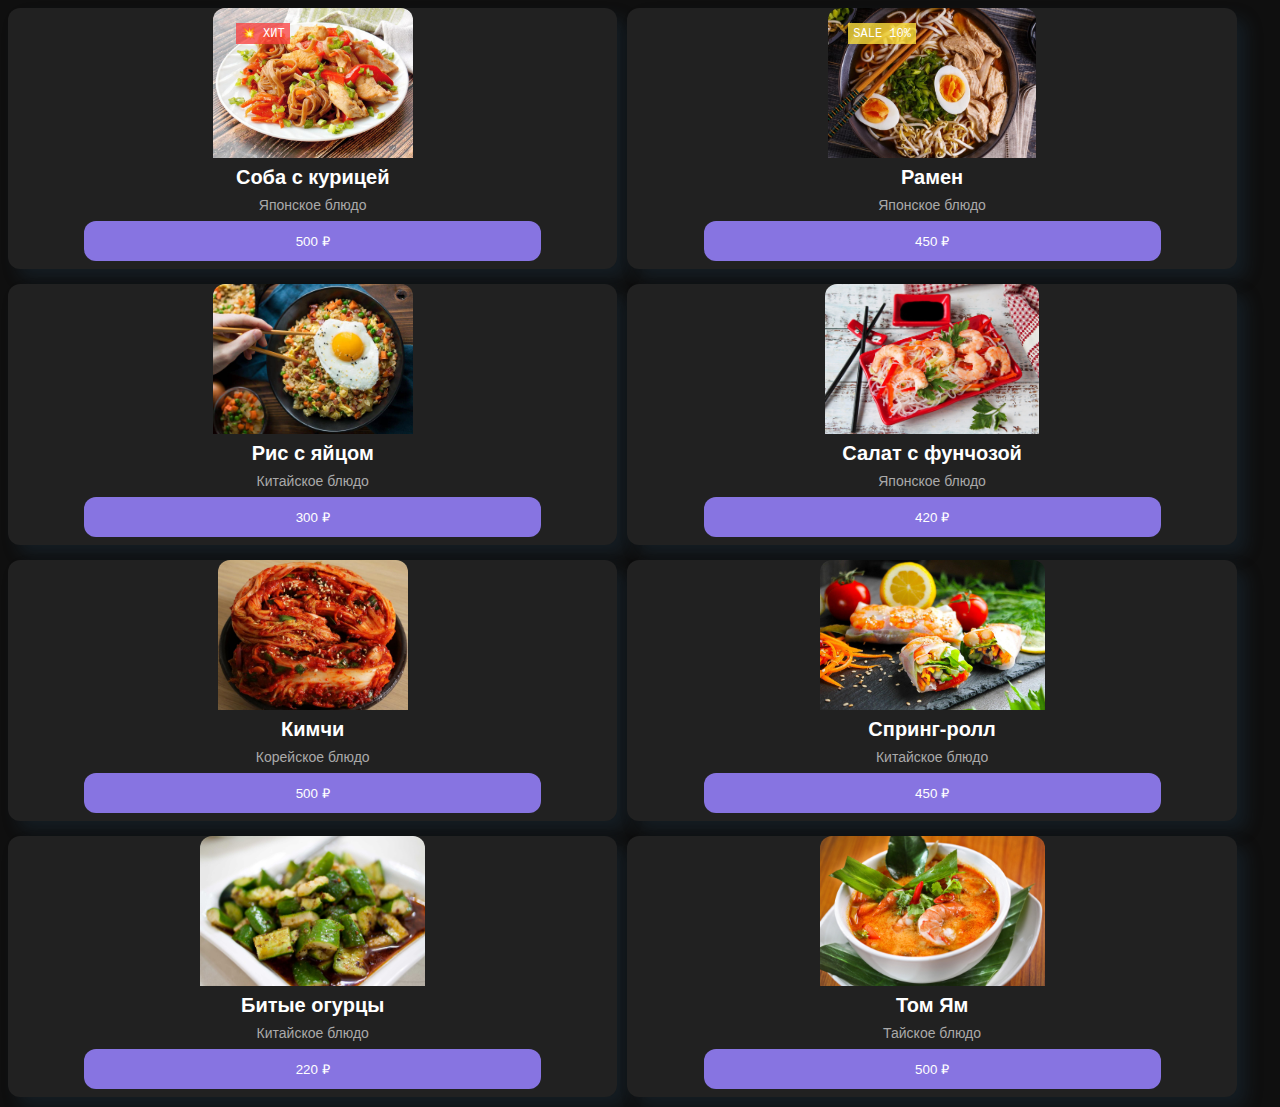
<file: public/index.html>
<!DOCTYPE html>
<html lang="en-US" class="h-100" style="--tg-color-scheme: dark; --tg-theme-bg-color: #212121; --tg-theme-text-color: #ffffff; --tg-theme-hint-color: #aaaaaa; --tg-theme-link-color: #8774e1; --tg-theme-button-color: #8774e1; --tg-theme-button-text-color: #ffffff; --tg-theme-secondary-bg-color: #0f0f0f; --tg-theme-header-bg-color: #212121; --tg-theme-accent-text-color: #8774e1; --tg-theme-section-bg-color: #212121; --tg-theme-section-header-text-color: #aaaaaa; --tg-theme-subtitle-text-color: #aaaaaa; --tg-theme-destructive-text-color: #e53935; --tg-viewport-height: 100vh; --tg-viewport-stable-height: 100vh;"><head><meta http-equiv="Content-Type" content="text/html; charset=UTF-8">
<head>
    <meta charset="UTF-8">
    <meta name="viewport" content="width=device-width, user-scalable=no">
    <meta name="currency" content="₽">
    <meta name="scroll" content="0">
    <title>menu</title>
    <script src="https://telegram.org/js/telegram-web-app.js"></script>
    <link rel="stylesheet" type="text/css" href="css/main.css">
</head>
<body>
    <div class="card-container">
        <div class="itemcard-1">
            <span class="card-marker-red"><code>💥 ХИТ</code></span>
            <img class="card-img" src="pic/Соба с курицей.jpg"/>
            <h1 class="card-h1">Соба с курицей</h1>
            <p class="card-description">Японское блюдо</p>
            <button class="card-buy-buton" id="btn1">500 ₽</button>
            <div class="after-buy" id="ab1">
                <button class="in-after-buy-button" id="minus-1">-</button>
                <div class="buy-col" id="col1">1</div>
                <button class="in-after-buy-button" id="plus-1">+</button>
            </div>
        </div>

        <div class="itemcard-2">
            <span class="card-marker-yellow"><code>SALE 10%</code></span>
            <img class="card-img" src="pic/ramen.jpg"/>
            <h1 class="card-h1">Рамен</h1>
            <p class="card-description">Японское блюдо</p>
            <button class="card-buy-buton" id="btn2">450 ₽</button>
            <div class="after-buy" id="ab2">
                <button class="in-after-buy-button" id="minus-2">-</button>
                <div class="buy-col" id="col2">1</div>
                <button class="in-after-buy-button" id="plus-2">+</button>
            </div>
        </div>

        <div class="itemcard-3">
            <img class="card-img" src="pic/жареный лук с римсом.jpeg"/>
            <h1 class="card-h1">Рис с яйцом</h1>
            <p class="card-description">Китайское блюдо</p>
            <button class="card-buy-buton" id="btn3">300 ₽</button>
            <div class="after-buy" id="ab3">
                <button class="in-after-buy-button" id="minus-3">-</button>
                <div class="buy-col" id="col3">1</div>
                <button class="in-after-buy-button" id="plus-3">+</button>
            </div>
        </div>

        <div class="itemcard-4">
            <img class="card-img" src="pic/салат с креветками и фунчозой.jpeg"/>
            <h1 class="card-h1">Салат с фунчозой</h1>
            <p class="card-description">Японское блюдо</p>
            <button class="card-buy-buton" id="btn4">420 ₽</button>
            <div class="after-buy" id="ab4">
                <button class="in-after-buy-button" id="minus-4">-</button>
                <div class="buy-col" id="col4">1</div>
                <button class="in-after-buy-button" id="plus-4">+</button>
            </div>
        </div>

        <div class="itemcard-5">
            <img class="card-img" src="pic/кимчи.jpg"/>
            <h1 class="card-h1">Кимчи</h1>
            <p class="card-description">Корейское блюдо</p>
            <button class="card-buy-buton" id="btn5">500 ₽</button>
            <div class="after-buy" id="ab5">
                <button class="in-after-buy-button" id="minus-5">-</button>
                <div class="buy-col" id="col5">1</div>
                <button class="in-after-buy-button" id="plus-5">+</button>
            </div>
        </div>

        <div class="itemcard-6">
            <img class="card-img" src="pic/Спринг-ролл.jpg"/>
            <h1 class="card-h1">Спринг-ролл</h1>
            <p class="card-description">Китайское блюдо</p>
            <button class="card-buy-buton" id="btn6">450 ₽</button>
            <div class="after-buy" id="ab6">
                <button class="in-after-buy-button" id="minus-6">-</button>
                <div class="buy-col" id="col6">1</div>
                <button class="in-after-buy-button" id="plus-6">+</button>
            </div>
        </div>

        <div class="itemcard-7">
            <img class="card-img" src="pic/битые огурцы.jpeg"/>
            <h1 class="card-h1">Битые огурцы</h1>
            <p class="card-description">Китайское блюдо</p>
            <button class="card-buy-buton" id="btn7">220 ₽</button>
            <div class="after-buy" id="ab7">
                <button class="in-after-buy-button" id="minus-7">-</button>
                <div class="buy-col" id="col7">1</div>
                <button class="in-after-buy-button" id="plus-7">+</button>
            </div>
        </div>

        <div class="itemcard-8">
            <img class="card-img" src="pic/том Ям.jpeg"/>
            <h1 class="card-h1">Том Ям</h1>
            <p class="card-description">Тайское блюдо</p>
            <button class="card-buy-buton" id="btn8">500 ₽</button>
            <div class="after-buy" id="ab8">
                <button class="in-after-buy-button" id="minus-8">-</button>
                <div class="buy-col" id="col8">1</div>
                <button class="in-after-buy-button" id="plus-8">+</button>
            </div>
        </div>
    </div>
    <script type="text/javascript" src="js/main.js"></script>
</body>
<script type="text/javascript">
    Telegram.WebApp.expand();
</script>
</html>
</file>
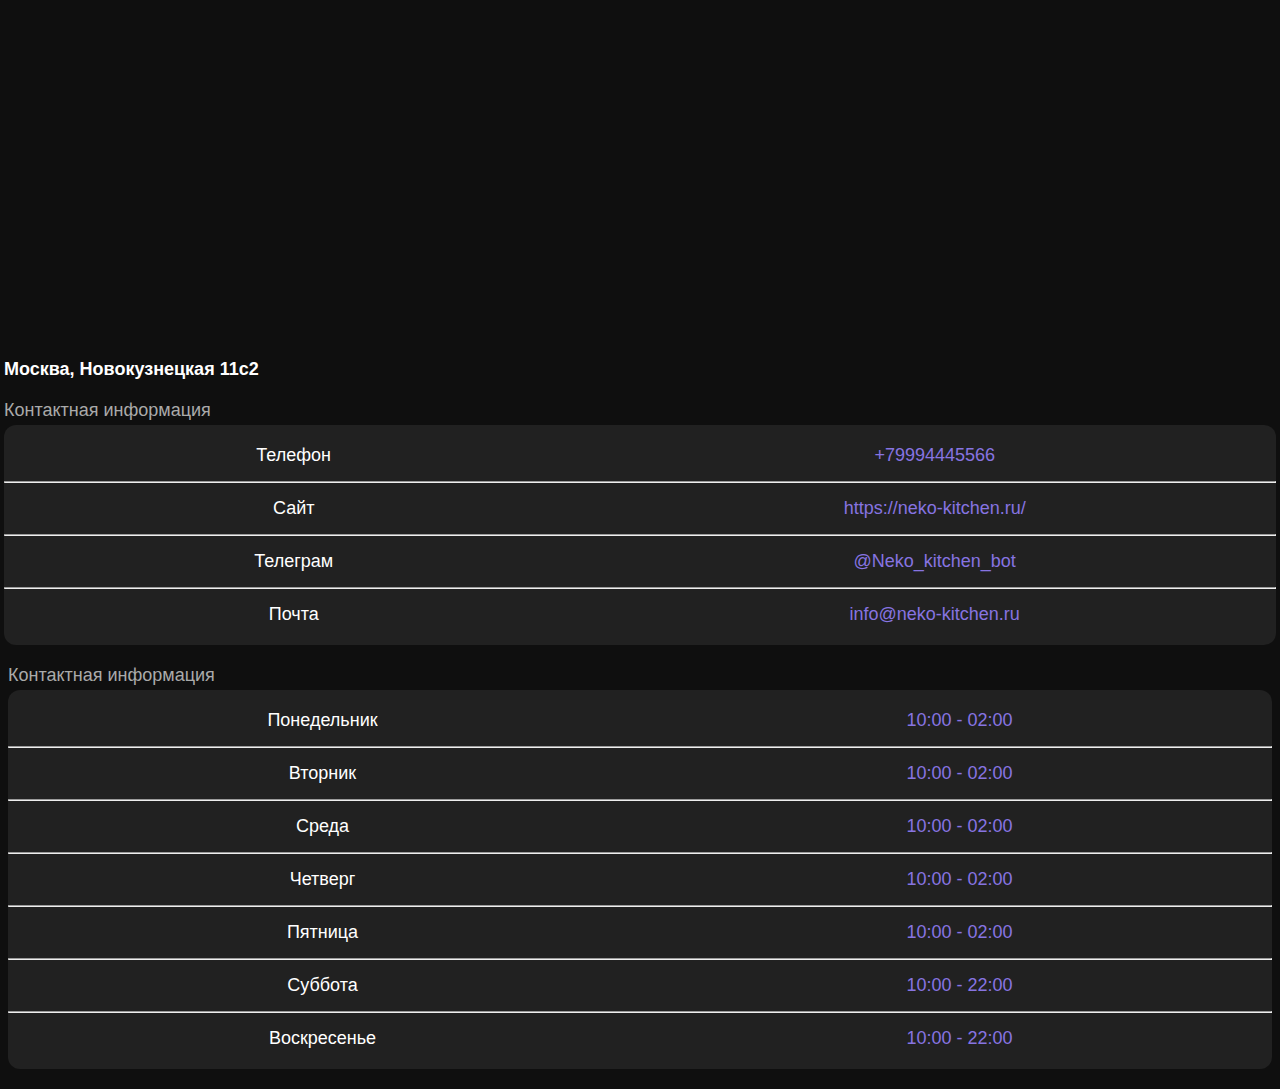
<file: public/contacts.html>
<!DOCTYPE html>
<html lang="en-US" class="h-100" style="--tg-color-scheme: dark; --tg-theme-bg-color: #212121; --tg-theme-text-color: #ffffff; --tg-theme-hint-color: #aaaaaa; --tg-theme-link-color: #8774e1; --tg-theme-button-color: #8774e1; --tg-theme-button-text-color: #ffffff; --tg-theme-secondary-bg-color: #0f0f0f; --tg-theme-header-bg-color: #212121; --tg-theme-accent-text-color: #8774e1; --tg-theme-section-bg-color: #212121; --tg-theme-section-header-text-color: #aaaaaa; --tg-theme-subtitle-text-color: #aaaaaa; --tg-theme-destructive-text-color: #e53935; --tg-viewport-height: 100vh; --tg-viewport-stable-height: 100vh;"><head><meta http-equiv="Content-Type" content="text/html; charset=UTF-8">
<head>
    <meta charset="UTF-8">
    <meta name="viewport" content="width=device-width, user-scalable=no">
    <meta name="currency" content="₽">
    <meta name="scroll" content="0">
    <title>profile</title>
    <script src="https://telegram.org/js/telegram-web-app.js"></script>
    <link rel="stylesheet" type="text/css" href="css/contacts.css">
</head>
<body>
    <iframe src="https://yandex.ru/map-widget/v1/?um=constructor%3A85d5eadb1ac2e577266f2ec66932960d7f33e3523aaf2c4386321bb22eccf6d4&amp;source=constructor" width="100%" height="350" frameborder="0"></iframe>
    <p class="map-description"><b>Москва, Новокузнецкая 11с2</b></p>
    <p class="predescript">Контактная информация</p>
    <div class="container">
        <div class="container-item">
            <p class="left-1">Телефон</p>
            <p class="right-1"><a href="tel:+79774991755">+79994445566</a></p>
            <hr class="hr-1">
            <p class="left-2">Сайт</p>
            <p class="right-2"><a href="https://neko-kitchen.ru/">https://neko-kitchen.ru/</a></p>
            <hr class="hr-2">
            <p class="left-3">Телеграм</p>
            <p class="right-3"><a href="https://t.me/Neko_kitchen_bot">@Neko_kitchen_bot</a></p>
            <hr class="hr-3">
            <p class="left-4">Почта</p>
            <p class="right-4"><a href="mailto:info@neko-kitchen.ru">info@neko-kitchen.ru</a></p>
        </div>
    <p class="predescript">Контактная информация</p>
    <div class="container">
        <div class="container-item-2">
            <p class="left-1">Понедельник</p>
            <p class="right-1">10:00 - 02:00</p>
            <hr class="hr-1">
            <p class="left-2">Вторник</p>
            <p class="right-2">10:00 - 02:00</p>
            <hr class="hr-2">
            <p class="left-3">Среда</p>
            <p class="right-3">10:00 - 02:00</p>
            <hr class="hr-3">
            <p class="left-4">Четверг</p>
            <p class="right-4">10:00 - 02:00</p>
            <hr class="hr-4">
            <p class="left-5">Пятница</p>
            <p class="right-5">10:00 - 02:00</p>
            <hr class="hr-5">
            <p class="left-6">Суббота</p>
            <p class="right-6">10:00 - 22:00</p>
            <hr class="hr-6">
            <p class="left-7">Воскресенье</p>
            <p class="right-7">10:00 - 22:00</p>
            
        </div>
    </div>
    <script type="text/javascript" src="js/contacts.js"></script>
</body>
<script type="text/javascript">
    Telegram.WebApp.expand();
</script>
</html>
</file>
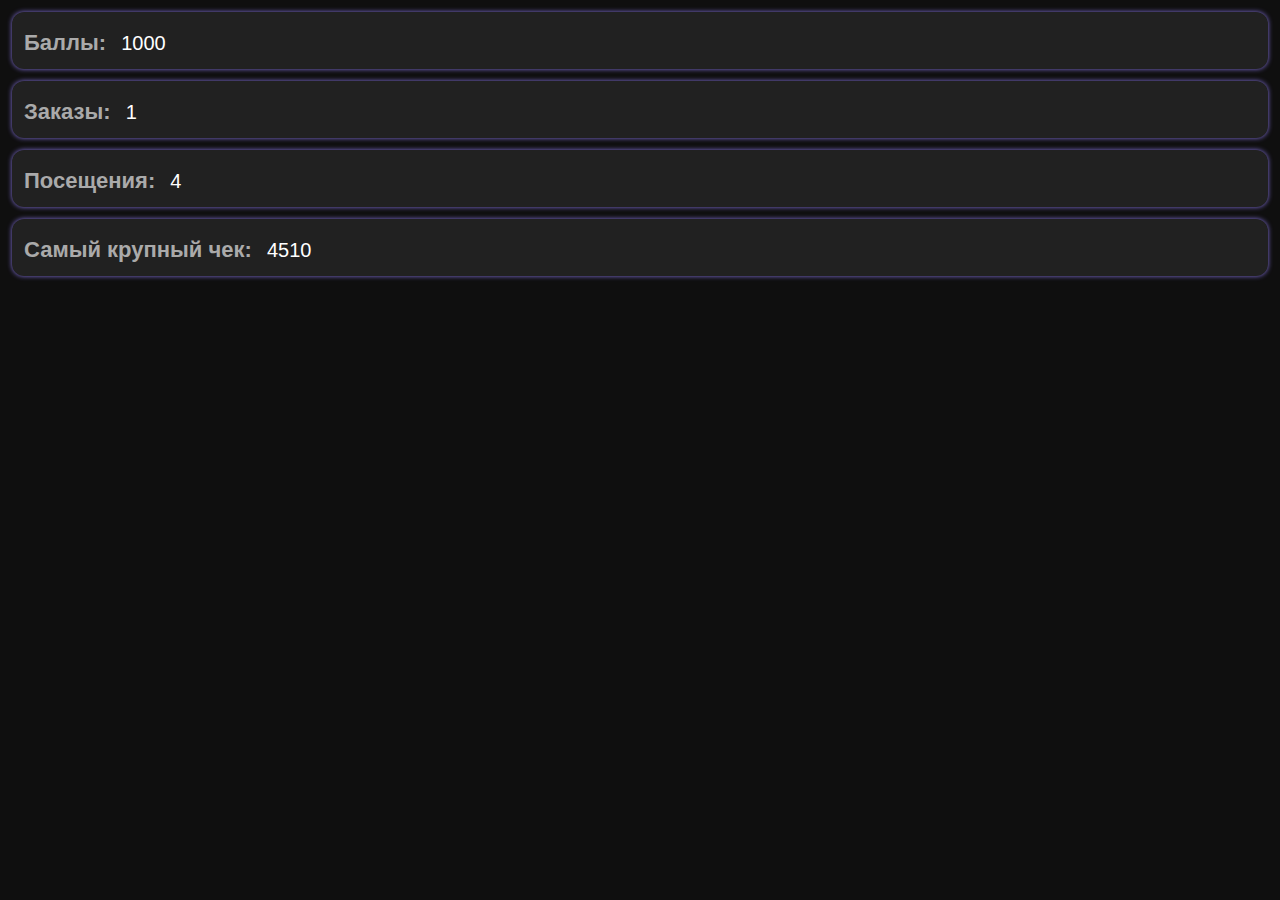
<file: public/profile.html>
<!DOCTYPE html>
<html lang="en-US" class="h-100" style="--tg-color-scheme: dark; --tg-theme-bg-color: #212121; --tg-theme-text-color: #ffffff; --tg-theme-hint-color: #aaaaaa; --tg-theme-link-color: #8774e1; --tg-theme-button-color: #8774e1; --tg-theme-button-text-color: #ffffff; --tg-theme-secondary-bg-color: #0f0f0f; --tg-theme-header-bg-color: #212121; --tg-theme-accent-text-color: #8774e1; --tg-theme-section-bg-color: #212121; --tg-theme-section-header-text-color: #aaaaaa; --tg-theme-subtitle-text-color: #aaaaaa; --tg-theme-destructive-text-color: #e53935; --tg-viewport-height: 100vh; --tg-viewport-stable-height: 100vh;"><head><meta http-equiv="Content-Type" content="text/html; charset=UTF-8">
<head>
    <meta charset="UTF-8">
    <meta name="viewport" content="width=device-width, user-scalable=no">
    <meta name="currency" content="₽">
    <meta name="scroll" content="0">
    <title>profile</title>
    <script src="https://telegram.org/js/telegram-web-app.js"></script>
    <link rel="stylesheet" type="text/css" href="css/profile.css">
</head>
<body>
    <div class="descript-container">
        <div class="descript-position">
            <h1>Баллы:</h1>
            <p>1000</p>
        </div>
        <div class="descript-position">
            <h1>Заказы:</h1>
            <p>1</p>
        </div>
        <div class="descript-position">
            <h1>Посещения:</h1>
            <p>4</p>
        </div>
        <div class="descript-position">
            <h1>Самый крупный чек:</h1>
            <p>4510</p>
        </div>
    </div>
    <script type="text/javascript" src="js/profile.js"></script>
</body>
<script type="text/javascript">
    Telegram.WebApp.expand();
</script>
</html>
</file>
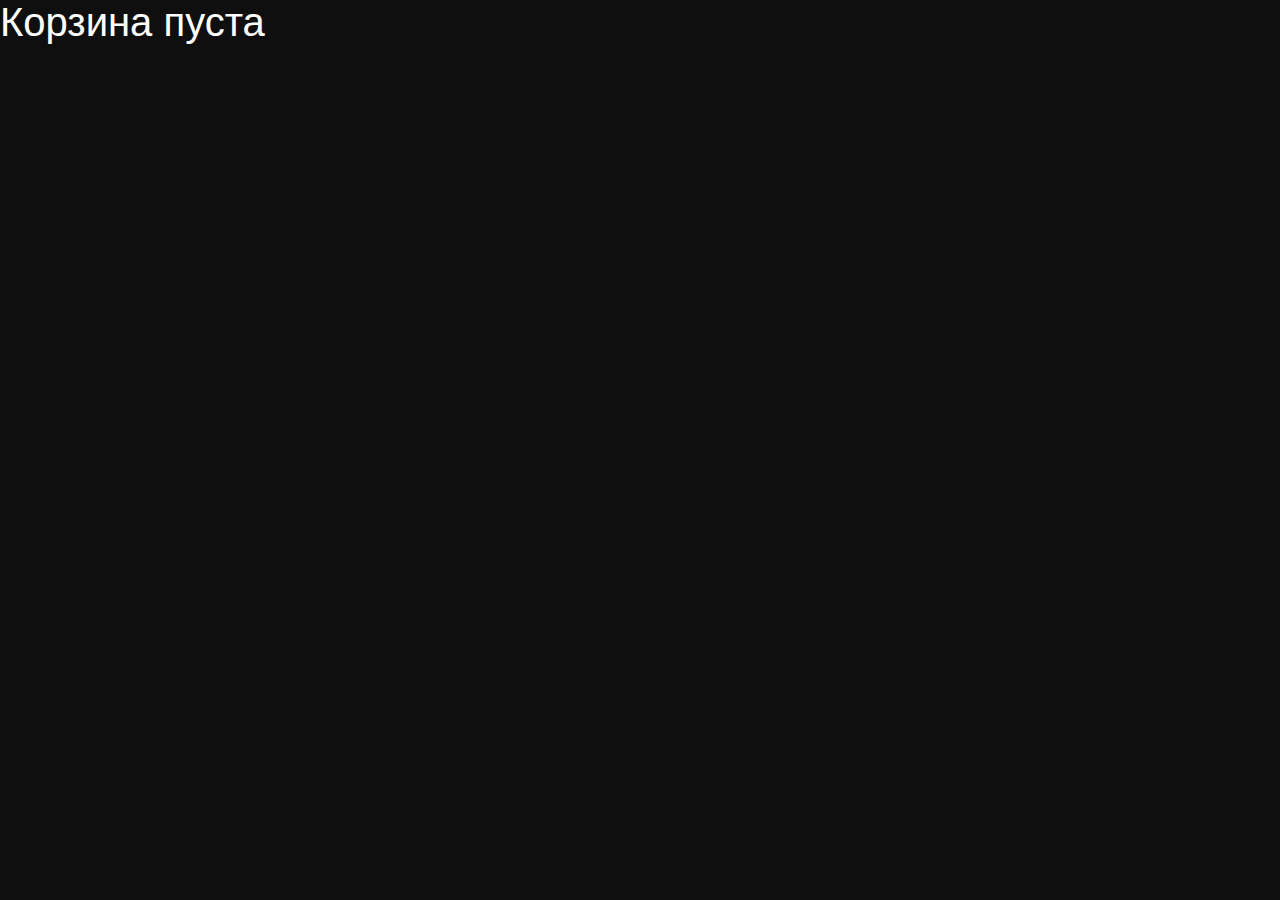
<file: public/shop-basket.html>
<!DOCTYPE html>
<html lang="en-US" class="h-100" style="--tg-color-scheme: dark; --tg-theme-bg-color: #212121; --tg-theme-text-color: #ffffff; --tg-theme-hint-color: #aaaaaa; --tg-theme-link-color: #8774e1; --tg-theme-button-color: #8774e1; --tg-theme-button-text-color: #ffffff; --tg-theme-secondary-bg-color: #0f0f0f; --tg-theme-header-bg-color: #212121; --tg-theme-accent-text-color: #8774e1; --tg-theme-section-bg-color: #212121; --tg-theme-section-header-text-color: #aaaaaa; --tg-theme-subtitle-text-color: #aaaaaa; --tg-theme-destructive-text-color: #e53935; --tg-viewport-height: 100vh; --tg-viewport-stable-height: 100vh;"><head><meta http-equiv="Content-Type" content="text/html; charset=UTF-8">
<head>
    <meta charset="UTF-8">
    <meta name="viewport" content="width=device-width, user-scalable=no">
    <meta name="currency" content="₽">
    <meta name="scroll" content="0">
    <title>menu</title>
    <script src="https://telegram.org/js/telegram-web-app.js"></script>
    <link rel="stylesheet" type="text/css" href="css/main.css">
</head>
<body>
    <p>Корзина пуста</p>
    <script type="text/javascript" src="js/shop-basket.js"></script>
</body>
<script type="text/javascript">
    Telegram.WebApp.expand();
</script>
</html>
</file>
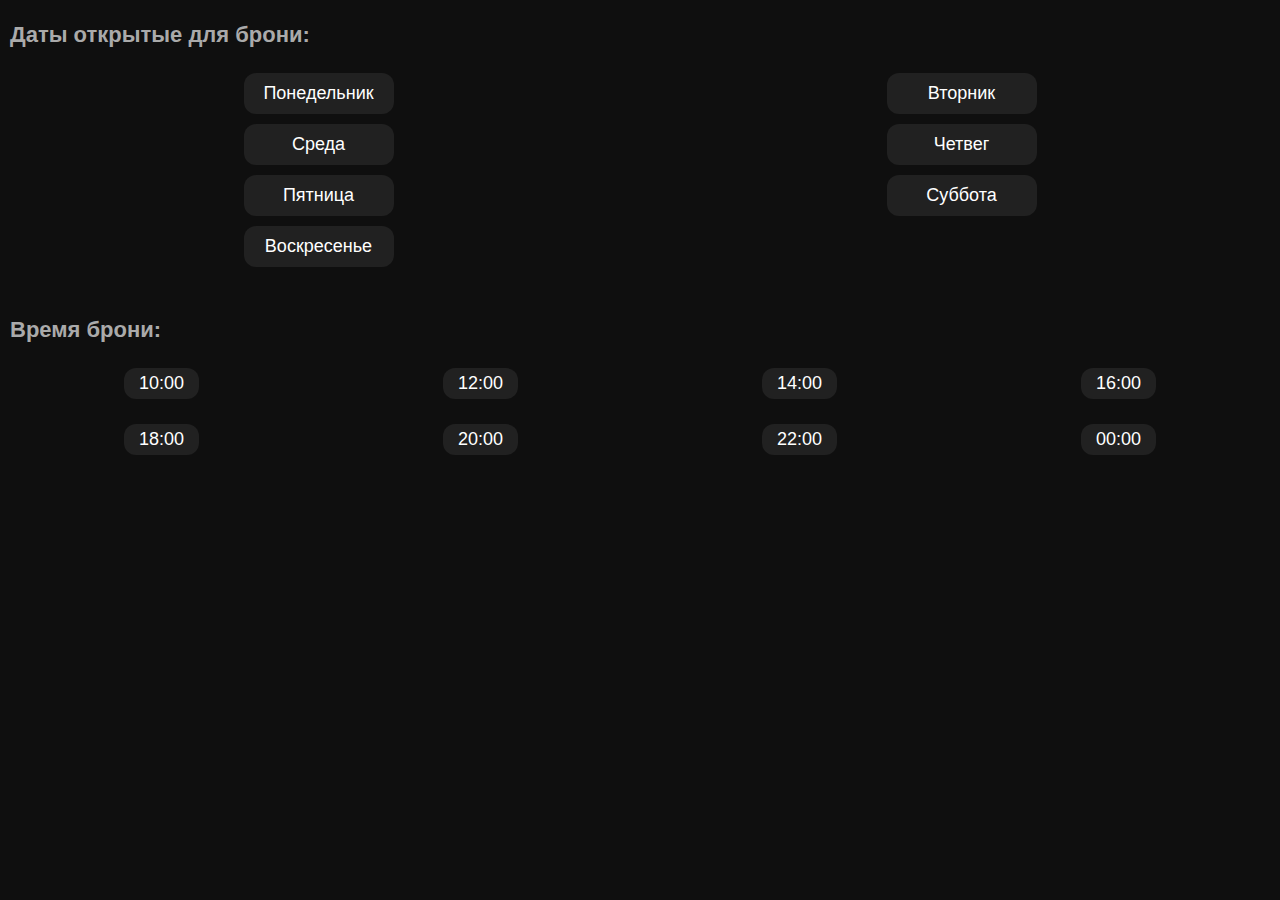
<file: public/tables.html>
<!DOCTYPE html>
<html lang="en-US" class="h-100" style="--tg-color-scheme: dark; --tg-theme-bg-color: #212121; --tg-theme-text-color: #ffffff; --tg-theme-hint-color: #aaaaaa; --tg-theme-link-color: #8774e1; --tg-theme-button-color: #8774e1; --tg-theme-button-text-color: #ffffff; --tg-theme-secondary-bg-color: #0f0f0f; --tg-theme-header-bg-color: #212121; --tg-theme-accent-text-color: #8774e1; --tg-theme-section-bg-color: #212121; --tg-theme-section-header-text-color: #aaaaaa; --tg-theme-subtitle-text-color: #aaaaaa; --tg-theme-destructive-text-color: #e53935; --tg-viewport-height: 100vh; --tg-viewport-stable-height: 100vh;"><head><meta http-equiv="Content-Type" content="text/html; charset=UTF-8">
<head>
    <meta charset="UTF-8">
    <meta name="viewport" content="width=device-width, user-scalable=no">
    <meta name="currency" content="₽">
    <meta name="scroll" content="0">
    <title>menu</title>
    <script src="https://telegram.org/js/telegram-web-app.js"></script>
    <link rel="stylesheet" type="text/css" href="css/tables.css">
</head>
<body>
    <div class="stable-container">
        <h1 class="title-free-days">Даты открытые для брони:</h1>
        <div class="free-days">
            <div class="day-1" id="day-1">Понедельник</div>
            <div class="day-2" id="day-2">Вторник</div>
            <div class="day-3" id="day-3">Среда</div>
            <div class="day-4" id="day-4">Четвег</div>
            <div class="day-5" id="day-5">Пятница</div>
            <div class="day-6" id="day-6">Суббота</div>
            <div class="day-7" id="day-7">Воскресенье</div>
        </div>
        <h1 class="title-free-times">Время брони:</h1>
        <div class="free-times">
            <div class="time-1" id="time-1">10:00</div>
            <div class="time-2" id="time-2">12:00</div>
            <div class="time-3" id="time-3">14:00</div>
            <div class="time-4" id="time-4">16:00</div>
            <div class="time-5" id="time-5">18:00</div>
            <div class="time-6" id="time-6">20:00</div>
            <div class="time-7" id="time-7">22:00</div>
            <div class="time-8" id="time-8">00:00</div>
        </div>
    </div>
    <script type="text/javascript" src="js/tables.js"></script>
</body>
<script type="text/javascript">
    Telegram.WebApp.expand();
</script>
</html>
</file>
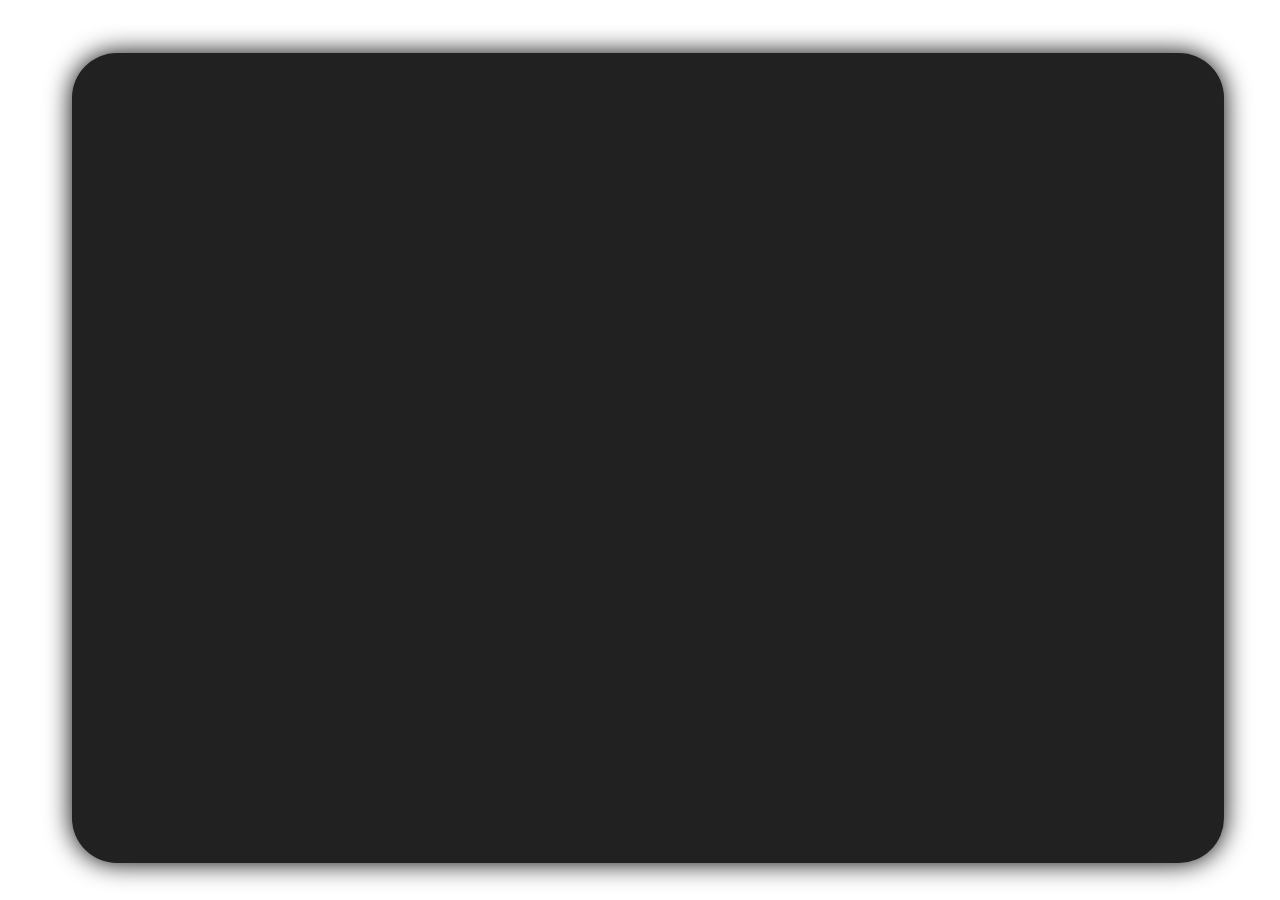
<file: public/user.html>
<!DOCTYPE html>
<html lang="en-US" class="h-100" style="--tg-color-scheme: dark; --tg-theme-bg-color: #212121; --tg-theme-text-color: #ffffff; --tg-theme-hint-color: #aaaaaa; --tg-theme-link-color: #8774e1; --tg-theme-button-color: #8774e1; --tg-theme-button-text-color: #ffffff; --tg-theme-secondary-bg-color: #0f0f0f; --tg-theme-header-bg-color: #212121; --tg-theme-accent-text-color: #8774e1; --tg-theme-section-bg-color: #212121; --tg-theme-section-header-text-color: #aaaaaa; --tg-theme-subtitle-text-color: #aaaaaa; --tg-theme-destructive-text-color: #e53935; --tg-viewport-height: 100vh; --tg-viewport-stable-height: 100vh;"><head><meta http-equiv="Content-Type" content="text/html; charset=UTF-8">
<head>
    <meta charset="UTF-8">
    <meta name="viewport" content="width=device-width, user-scalable=no">
    <meta name="currency" content="₽">
    <meta name="scroll" content="0">
    <title>user</title>
    <script src="https://telegram.org/js/telegram-web-app.js"></script>
</head>
<script type="text/javascript">
    
</script>
<body style="background-color: #ffffff">
<div style="position: absolute; margin-top: 5vh; margin-left: 5vw; height: 90vh; width: 90vw; border-radius: 5vh; background-color: var(--tg-theme-bg-color); box-shadow: 0 0 2vw
 #000000;">
    <div id="picker"
         style="display: flex; justify-content: center; align-items: center; height: 100%; width: 100%"></div>
</div>
</body>
<script type="text/javascript">
    Telegram.WebApp.expand();
</script>
</html>
</file>
<file: public/css/main.css>
* {
    margin: 0;
    padding: 0;
    box-sizing: border-box;
}

body {
    background: var(--tg-theme-secondary-bg-color);
    color: var(--tg-theme-text-color);
    font-family: sans-serif;
    font-size: 40px;
    width: 100%;
}

button {
    background: var(--tg-theme-button-color);
    color: var(--tg-theme-button-text-color);
}

.card-buy-buton {
    width: 75%;
    height: 40px;
    border: 0px;
    border-radius: 12px;
    margin-bottom: 8px;
}

.card-h1 {
    font-size: 20px;
    margin: 8px 8px 0px 8px;
}

.card-description {
    font-size: 14px;
    margin: 8px 12px 8px 12px;
    color: var(--tg-theme-hint-color);
}

.after-buy {
    width: 100%;
    height: 100%;
    margin-bottom: 8px;
    display: none;
}

.in-after-buy-button {
    display: inline-block;
    width: 35px;
    text-align: center;
    vertical-align: center;
    height: 30px;
    border: 0px;
    border-radius: 12px;
}

.buy-col {
    color: var(--tg-theme-hint-color);
    font-size: 12px;
    display: inline-block;
    border-radius: 5px;
    padding: 5px;
    border: 1px solid var(--tg-theme-hint-color);
}

.card-marker-red {
    position: absolute;
    margin: 0 100px 210px 0;
    background: #fa3d3dc0;
    padding: 3px 5px;
    color: #ffffff;
    font-size: 12px;
}

.card-marker-yellow {
    position: absolute;
    margin: 0 100px 210px 0;
    background: #fade3dce;
    padding: 3px 5px;
    color: #ffffff;
    font-size: 12px;
}

.card-marker-green {
    position: absolute;
    margin: 0 100px 200px 0;
    background: #fade3d7c;
    padding: 3px 5px;
    color: #ffffff;
    font-size: 12px;
}

img {
    max-height:150px;
    max-width:100%;
    border-top-left-radius: 12px;
    border-top-right-radius: 12px;
}

.card-container {
    width: 96%;
    text-align: center;
    margin: 8px 8px 10px 8px;
    display: grid;
    gap: 20px;
    grid-template-columns: repeat(1fr, 1fr);
    row-gap: 15px;
    column-gap: 10px;
    justify-items : center;

    grid-template-areas:
    "A A A A   B B B B"
    "C C C C   D D D D"
    "E E E E   F F F F"
    "G G G G   H H H H";
}

.itemcard-1 {
    grid-area: A;
}

.itemcard-2 {
    grid-area: B;
}

.itemcard-3 {
    grid-area: C;
}

.itemcard-4 {
    grid-area: D;
}

.itemcard-5 {
    grid-area: E;
}

.itemcard-6 {
    grid-area: F;
}

.itemcard-7 {
    grid-area: G;
}

.itemcard-8 {
    grid-area: H;
}

[class^="itemcard-"] {
    background-color: var(--tg-theme-bg-color);
    border-radius: 12px;
    display: grid;
    width: 100%;
    text-align: center;
    place-items: center;
    -webkit-box-shadow: 10px 10px 16px 0px rgba(34, 60, 80, 0.3);
    -moz-box-shadow: 10px 10px 16px 0px rgba(34, 60, 80, 0.3);
    box-shadow: 10px 10px 16px 0px rgba(34, 60, 80, 0.3);
}
</file>
<file: public/css/contacts.css>
* {
    margin: 0;
    padding: 0;
    box-sizing: border-box;
}

body {
    background: var(--tg-theme-secondary-bg-color);
    color: var(--tg-theme-text-color);
    font-family: sans-serif;
    font-size: 40px;
    width: 100%;
}

a {
    text-decoration: none;
    color: var(--tg-theme-button-color);
}

iframe {
    width: 100%;
}

.map-description {
    margin-left: 4px;
    margin-bottom: 20px;
    font-size: 18px;
    text-decoration: solid;
}

.predescript {
    color: var(--tg-theme-hint-color);
    font-size: 18px;
    margin-top: 8px;
    margin-left: 4px;
    margin-bottom: 4px;
}

.container {
    margin: 4px 4px 0px 4px;
}

.container-item {
    margin-top: 4px;
    margin-bottom: 20px;
    border-radius: 12px;
    padding-top: 20px;
    padding-bottom: 20px;
    background-color: var(--tg-theme-bg-color);
    display: grid;
    gap: 20px;
    grid-template-columns: repeat(1fr, 1fr);
    row-gap: 15px;
    column-gap: 10px;
    justify-items : center;

    grid-template-areas:
    "A A A A   B B B B"
    "G G G G   G G G G"
    "C C C C   D D D D"
    "H H H H   H H H H"
    "E E E E   F F F F"
    "I I I I   I I I I"
    "J J J J   K K K K";
}

[class^="left-"]{
    text-align: start;
    font-size: 18px;
}

[class^="right-"] {
    text-align: end;
    font-size: 18px;
    color: var(--tg-theme-button-color);
}

.left-1 {
    grid-area: A;
}

.right-1 {
    grid-area: B;
}

.left-2 {
    grid-area: C;
}

.right-2 {
    grid-area: D;
}

.left-3 {
    grid-area: E;
}

.right-3 {
    grid-area: F;
}

.left-4 {
    grid-area: J;
}

.right-4 {
    grid-area: K;
}

.left-5 {
    grid-area: M;
}

.right-5 {
    grid-area: N;
}

.left-6 {
    grid-area: P;
}

.right-6 {
    grid-area: Q;
}

.left-7 {
    grid-area: S;
}

.right-7 {
    grid-area: T;
}

hr {
    height: 0.5px;
    color: var(--tg-theme-hint-color);
    background: var(--tg-theme-hint-color);
    width: 100%;
}

.hr-1{
    grid-area: G;
}

.hr-2{
    grid-area: H;
}

.hr-3{
    grid-area: I;
}

.hr-4{
    grid-area: L;
}

.hr-5{
    grid-area: O;
}

.hr-6{
    grid-area: R;
}

::-webkit-scrollbar {
    width: 0;
}

.container-item-2 {
    margin-top: 4px;
    margin-bottom: 20px;
    border-radius: 12px;
    padding-top: 20px;
    padding-bottom: 20px;
    background-color: var(--tg-theme-bg-color);
    display: grid;
    gap: 20px;
    grid-template-columns: repeat(1fr, 1fr);
    row-gap: 15px;
    column-gap: 10px;
    justify-items : center;

    grid-template-areas:
    "A A A A   B B B B"
    "G G G G   G G G G"
    "C C C C   D D D D"
    "H H H H   H H H H"
    "E E E E   F F F F"
    "I I I I   I I I I"
    "J J J J   K K K K"
    "L L L L   L L L L"
    "M M M M   N N N N"
    "O O O O   O O O O"
    "P P P P   Q Q Q Q"
    "R R R R   R R R R"
    "S S S S   T T T T";
}
</file>
<file: public/css/profile.css>
* {
    margin: 0;
    padding: 0;
    box-sizing: border-box;
}

body {
    background: var(--tg-theme-secondary-bg-color);
    color: var(--tg-theme-text-color);
    font-family: sans-serif;
    font-size: 40px;
    width: 100%;
}

::-webkit-scrollbar {
    width: 0;
}

.descript-position {
    padding: 2px 0px 10px 12px;
    border-radius: 12px;
    margin: 12px 12px 12px 12px;
    background-color: var(--tg-theme-bg-color);
    box-shadow: 0 0 5px var(--tg-theme-button-color);
}

.descript-position::before {
    transform: scale(1.1);
    box-shadow: 0 0 15px var(--tg-theme-button-color);
}

.descript-position h1 {
    display: inline;
    color: var(--tg-theme-hint-color);
    font-size: 22px;
}

.descript-position p {
    display: inline;
    font-size: 20px;
    margin-left: 4px;
    
}
</file>
<file: public/css/tables.css>
* {
    margin: 0;
    padding: 0;
    box-sizing: border-box;
}

body {
    background: var(--tg-theme-secondary-bg-color);
    color: var(--tg-theme-text-color);
    font-family: sans-serif;
    font-size: 40px;
    width: 100%;
    text-align: center;
    vertical-align: middle;
}

.stable-container {
    width: 100%;
    padding: 2px;
}

.free-days {
    margin-top: 25px;
    margin-bottom: 50px;
    width: 100%;
    display: grid;
    gap: 1px;
    grid-template-columns: repeat(1fr, 1fr, 1fr, 1fr, 1fr, 1fr, 1fr);
    row-gap: 10px;
    column-gap: 10px;
    justify-items : center;

    grid-template-areas:
    "A A A A   B B B B"
    "C C C C   D D D D"
    "E E E E   F F F F"
    "G G G G   I I I I";
}

.day-1 {
    grid-area: A;
}
.day-2 {
    grid-area: B;
}
.day-3 {
    grid-area: C;
}
.day-4 {
    grid-area: D;
}
.day-5 {
    grid-area: E;
}
.day-6 {
    grid-area: F;
}
.day-7 {
    grid-area: G;
}
.title-free-days {
    margin-top: 20px;
    margin-left: 8px;
    font-size: 22px;
    color: var(--tg-theme-hint-color);
    text-align: start;
}

.title-free-times {
    margin-top: 25px;
    margin-left: 8px;
    font-size: 22px;
    color: var(--tg-theme-hint-color);
    text-align: start;
}

[class^="day-"] {
    font-size: 18px;
    padding: 10px;
    background-color: var(--tg-theme-bg-color);
    border-radius: 12px;
    display: grid;
    width: 150px;
    text-align: center;
    place-items: center;
    cursor: pointer;
}

[class^="day-"]:hover {
    background: var(--tg-theme-button-color);
}


.free-times {
    margin-top: 25px;
    margin-bottom: 50px;
    width: 100%;
    display: grid;
    gap: 10px;
    grid-template-columns: repeat(1fr, 1fr, 1fr, 1fr, 1fr, 1fr);
    row-gap: 25px;
    column-gap: 0px;
    justify-items : center;

    grid-template-areas:
    "A A A A   B B B B   C C C C   D D D D"
    "E E E E   F F F F   G G G G   H H H H";
}

[class^="time-"] {
    font-size: 18px;
    padding: 5px 10px 5px 10px;
    background-color: var(--tg-theme-bg-color);
    border-radius: 12px;
    display: grid;
    width: 75px;
    text-align: center;
    place-items: center;
    cursor: pointer;
}

[class^="time-"] {
    font-size: 18px;
    padding: 5px 10px 5px 10px;
    background-color: var(--tg-theme-bg-color);
    border-radius: 12px;
    display: grid;
    width: 75px;
    text-align: center;
    place-items: center;
    cursor: pointer;
}

[class^="time-"]:hover {
    background: var(--tg-theme-button-color);
}
.time-1 {
    grid-area: A;
}
.time-2 {
    grid-area: B;
}
.time-3 {
    grid-area: C;
}
.time-4 {
    grid-area: D;
}
.time-5 {
    grid-area: E;
}
.time-6 {
    grid-area: F;
}
.time-7 {
    grid-area: G;
}
.time-8 {
    grid-area: H;
}

::-webkit-scrollbar {
    width: 0;
}
</file>
